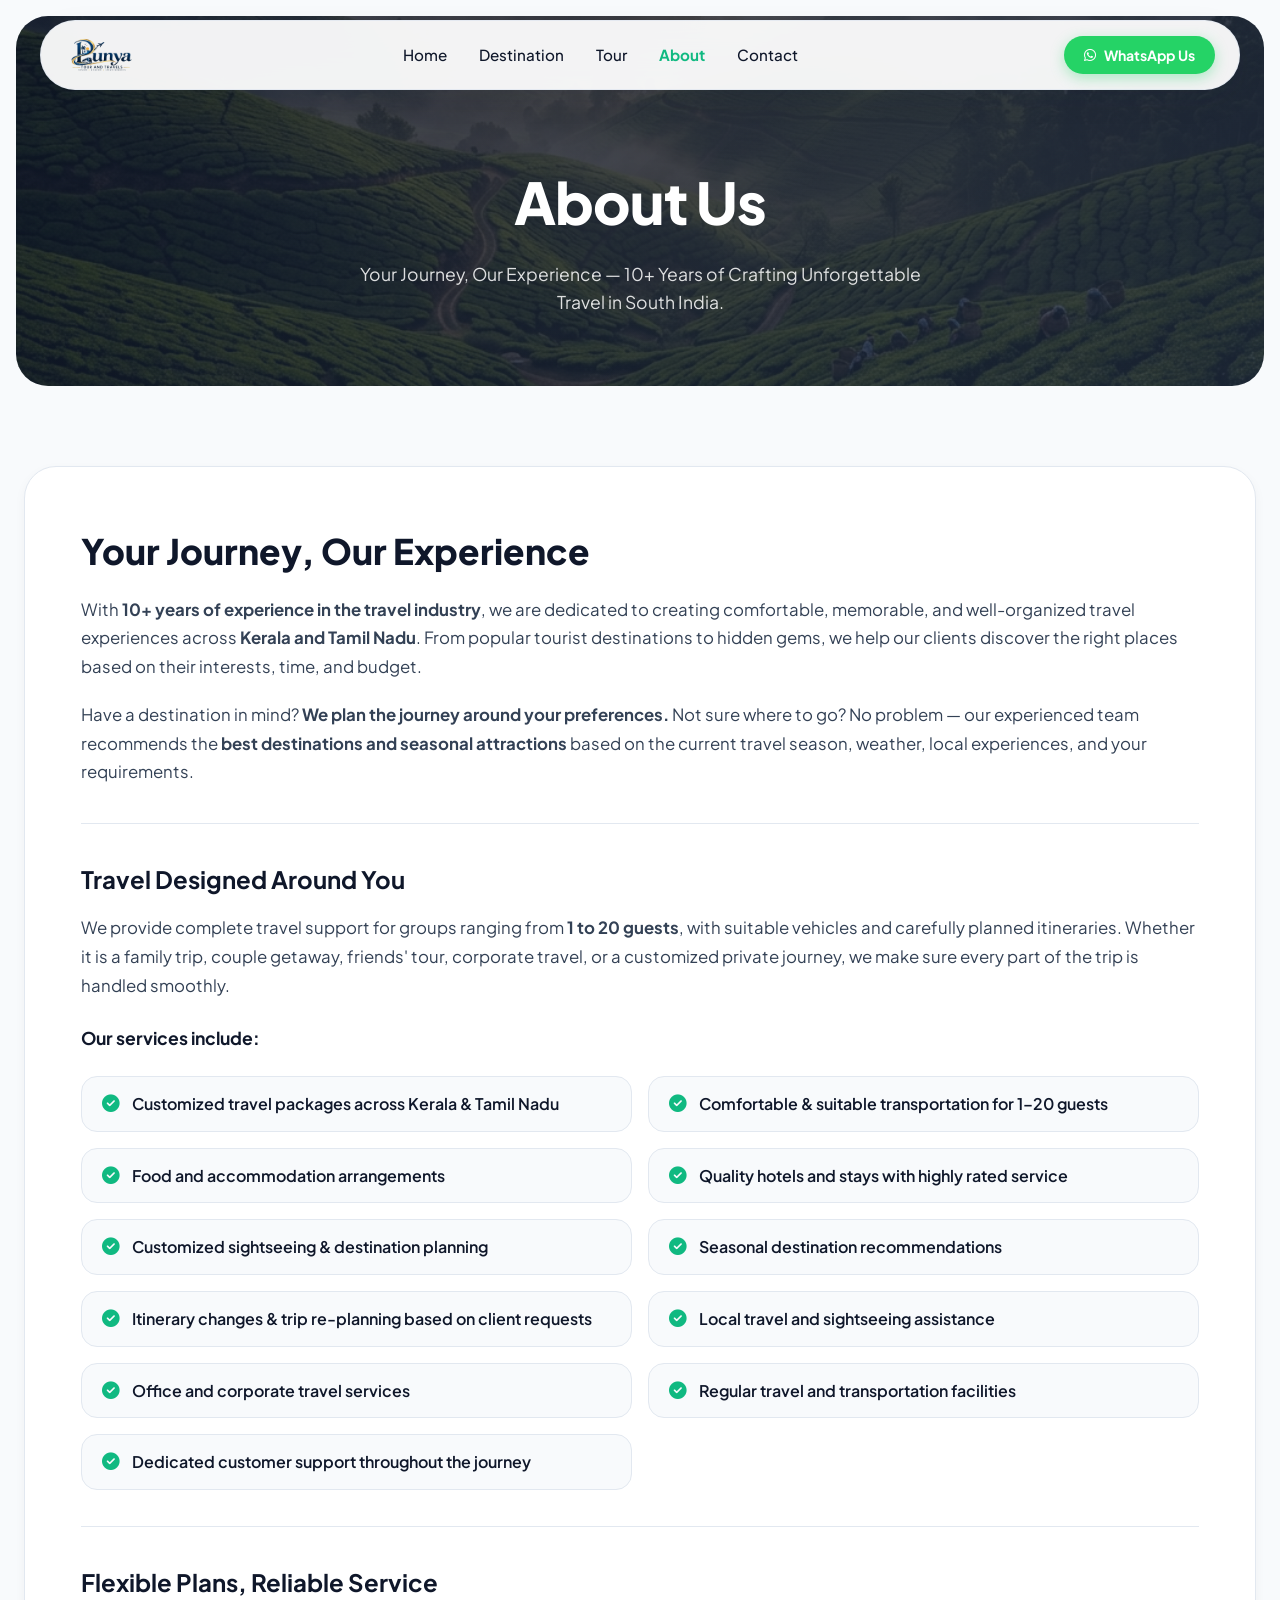
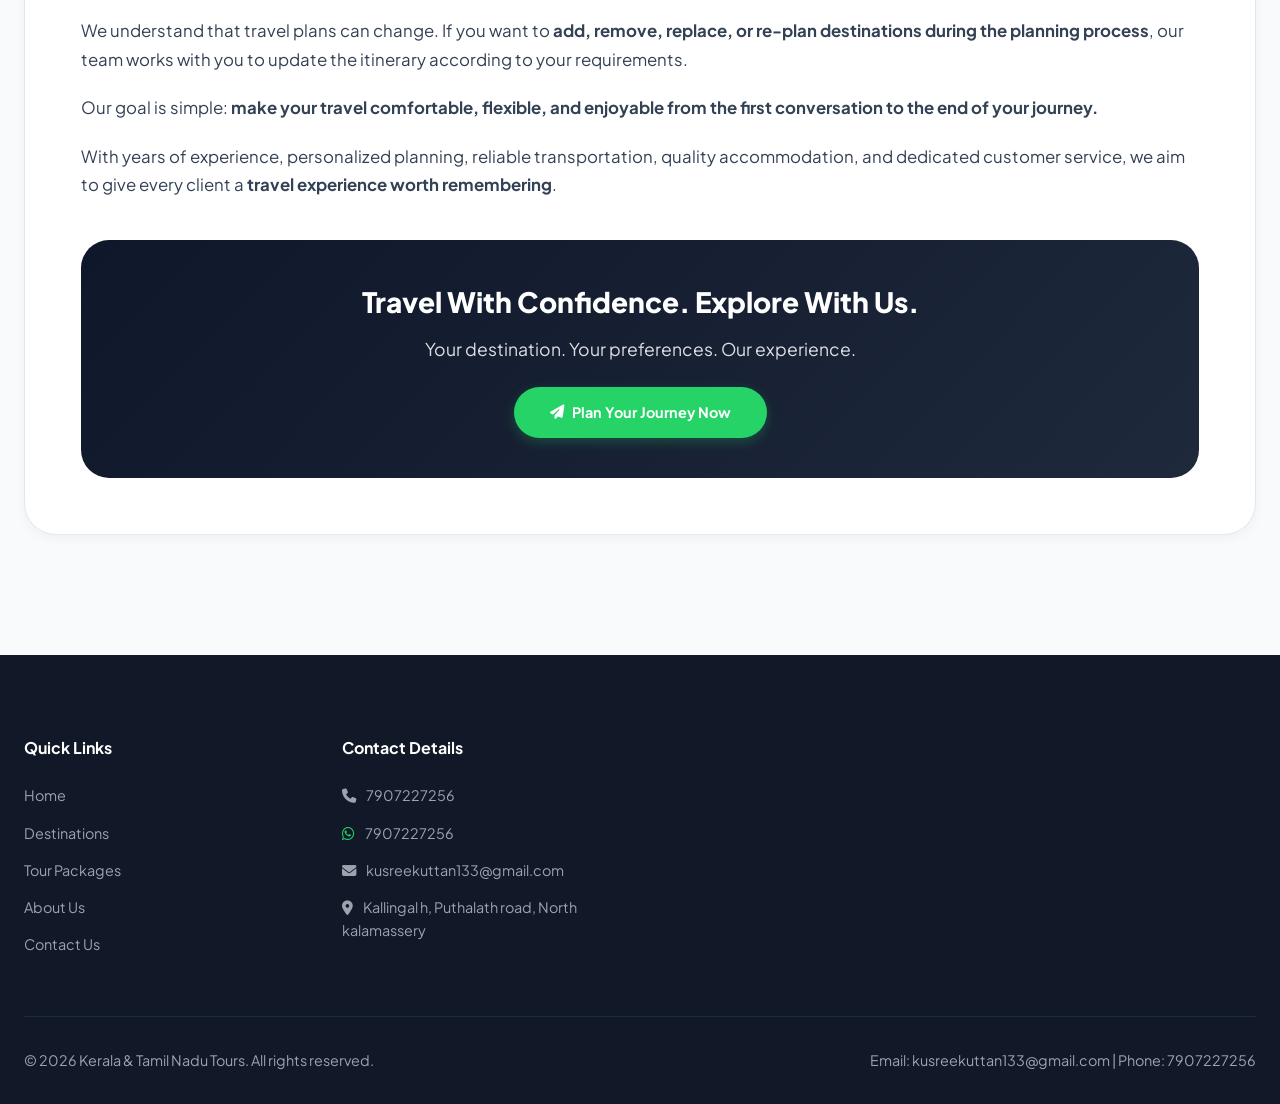
<file: about.html>
<!DOCTYPE html>
<html lang="en">
<head>
  <meta charset="UTF-8">
  <meta name="viewport" content="width=device-width, initial-scale=1.0">
  <title>About Us - Kerala & Tamil Nadu Travel Experts</title>
  <meta name="description" content="10+ years of experience in the travel industry, dedicated to creating comfortable, memorable travel experiences across Kerala and Tamil Nadu for 1 to 20 guests. Phone: 7907227256, Email: kusreekuttan133@gmail.com.">
  
  <!-- Font Awesome Icons -->
  <link rel="stylesheet" href="https://cdnjs.cloudflare.com/ajax/libs/font-awesome/6.4.0/css/all.min.css">
  
  <!-- Google Fonts -->
  <link rel="preconnect" href="https://fonts.googleapis.com">
  <link rel="preconnect" href="https://fonts.gstatic.com" crossorigin>
  <link href="https://fonts.googleapis.com/css2?family=Plus+Jakarta+Sans:wght@300;400;500;600;700;800&display=swap" rel="stylesheet">
  
  <!-- Main Stylesheet -->
  <link rel="stylesheet" href="styles.css">
</head>
<body>

  <!-- Page Header -->
  <div class="navbar-wrapper">
    <nav class="navbar page-header" id="navbar">
      <a href="index.html" class="logo">
        <img class="logo-icon" src="images/712bee1a-cb12-48ac-aac0-cd2cb7968914 (1).png" alt="Logo">
      </a>

      <ul class="nav-links">
        <li><a href="index.html" class="nav-link">Home</a></li>
        <li><a href="destination.html" class="nav-link">Destination</a></li>
        <li><a href="tour.html" class="nav-link">Tour</a></li>
        <li><a href="about.html" class="nav-link active">About</a></li>
        <li><a href="contact.html" class="nav-link">Contact</a></li>
      </ul>

      <div class="nav-right">
        <a href="https://wa.me/7907227256?text=Hello!%20I%20want%20to%20know%20more%20about%20your%20services." target="_blank" class="whatsapp-nav-btn">
          <i class="fa-brands fa-whatsapp"></i>
          <span>WhatsApp Us</span>
        </a>
        <button class="mobile-toggle" id="mobileToggle"><i class="fa-solid fa-bars"></i></button>
      </div>
    </nav>
  </div>

  <!-- Hero Subpage Banner -->
  <section class="subpage-hero">
    <h1 class="subpage-hero-title">About Us</h1>
    <p class="subpage-hero-subtitle">Your Journey, Our Experience — 10+ Years of Crafting Unforgettable Travel in South India.</p>
  </section>

  <!-- About Main Content Section -->
  <section class="section">
    <div class="container">
      
      <div class="about-section-box">
        <h2 class="about-heading-main">Your Journey, Our Experience</h2>
        
        <p class="about-p">
          With <strong>10+ years of experience in the travel industry</strong>, we are dedicated to creating comfortable, memorable, and well-organized travel experiences across <strong>Kerala and Tamil Nadu</strong>. From popular tourist destinations to hidden gems, we help our clients discover the right places based on their interests, time, and budget.
        </p>

        <p class="about-p">
          Have a destination in mind? <strong>We plan the journey around your preferences.</strong> Not sure where to go? No problem — our experienced team recommends the <strong>best destinations and seasonal attractions</strong> based on the current travel season, weather, local experiences, and your requirements.
        </p>

        <hr style="border:none; border-top:1px solid #E2E8F0; margin: 36px 0;">

        <h3 class="about-heading-sub">Travel Designed Around You</h3>
        <p class="about-p">
          We provide complete travel support for groups ranging from <strong>1 to 20 guests</strong>, with suitable vehicles and carefully planned itineraries. Whether it is a family trip, couple getaway, friends' tour, corporate travel, or a customized private journey, we make sure every part of the trip is handled smoothly.
        </p>

        <p style="font-weight: 700; color: var(--text-dark); margin-top: 24px; font-size: 1.1rem;">Our services include:</p>

        <div class="about-services-grid">
          <div class="about-service-item"><i class="fa-solid fa-circle-check"></i> Customized travel packages across Kerala & Tamil Nadu</div>
          <div class="about-service-item"><i class="fa-solid fa-circle-check"></i> Comfortable & suitable transportation for 1–20 guests</div>
          <div class="about-service-item"><i class="fa-solid fa-circle-check"></i> Food and accommodation arrangements</div>
          <div class="about-service-item"><i class="fa-solid fa-circle-check"></i> Quality hotels and stays with highly rated service</div>
          <div class="about-service-item"><i class="fa-solid fa-circle-check"></i> Customized sightseeing & destination planning</div>
          <div class="about-service-item"><i class="fa-solid fa-circle-check"></i> Seasonal destination recommendations</div>
          <div class="about-service-item"><i class="fa-solid fa-circle-check"></i> Itinerary changes & trip re-planning based on client requests</div>
          <div class="about-service-item"><i class="fa-solid fa-circle-check"></i> Local travel and sightseeing assistance</div>
          <div class="about-service-item"><i class="fa-solid fa-circle-check"></i> Office and corporate travel services</div>
          <div class="about-service-item"><i class="fa-solid fa-circle-check"></i> Regular travel and transportation facilities</div>
          <div class="about-service-item"><i class="fa-solid fa-circle-check"></i> Dedicated customer support throughout the journey</div>
        </div>

        <hr style="border:none; border-top:1px solid #E2E8F0; margin: 36px 0;">

        <h3 class="about-heading-sub">Flexible Plans, Reliable Service</h3>
        <p class="about-p">
          We understand that travel plans can change. If you want to <strong>add, remove, replace, or re-plan destinations during the planning process</strong>, our team works with you to update the itinerary according to your requirements.
        </p>

        <p class="about-p">
          Our goal is simple: <strong>make your travel comfortable, flexible, and enjoyable from the first conversation to the end of your journey.</strong>
        </p>

        <p class="about-p">
          With years of experience, personalized planning, reliable transportation, quality accommodation, and dedicated customer service, we aim to give every client a <strong>travel experience worth remembering</strong>.
        </p>

        <div class="about-cta-banner">
          <h3>Travel With Confidence. Explore With Us.</h3>
          <p>Your destination. Your preferences. Our experience.</p>
          <a href="contact.html" class="whatsapp-inquire-btn" style="display:inline-flex; width:auto; padding:14px 36px;">
            <i class="fa-solid fa-paper-plane"></i> Plan Your Journey Now
          </a>
        </div>
      </div>

    </div>
  </section>

  <!-- Footer -->
  <footer class="footer">
    <div class="container">
      <div class="footer-grid">
        <div>
          <h4 class="footer-col-title">Quick Links</h4>
          <ul class="footer-links">
            <li><a href="index.html">Home</a></li>
            <li><a href="destination.html">Destinations</a></li>
            <li><a href="tour.html">Tour Packages</a></li>
            <li><a href="about.html">About Us</a></li>
            <li><a href="contact.html">Contact Us</a></li>
          </ul>
        </div>
        <div>
          <h4 class="footer-col-title">Contact Details</h4>
          <ul class="footer-links">
            <li><i class="fa-solid fa-phone" style="margin-right:8px;"></i> 7907227256</li>
            <li><i class="fa-brands fa-whatsapp" style="margin-right:8px; color:#25D366;"></i> 7907227256</li>
            <li><i class="fa-solid fa-envelope" style="margin-right:8px;"></i> kusreekuttan133@gmail.com</li>
            <li><i class="fa-solid fa-location-dot" style="margin-right:8px;"></i> Kallingal h, Puthalath road, North kalamassery</li>
          </ul>
        </div>
      </div>
      <div class="footer-bottom">
        <p>© 2026 Kerala & Tamil Nadu Tours. All rights reserved.</p>
        <p>Email: kusreekuttan133@gmail.com | Phone: 7907227256</p>
      </div>
    </div>
  </footer>

  <script src="script.js"></script>
</body>
</html>
</file>
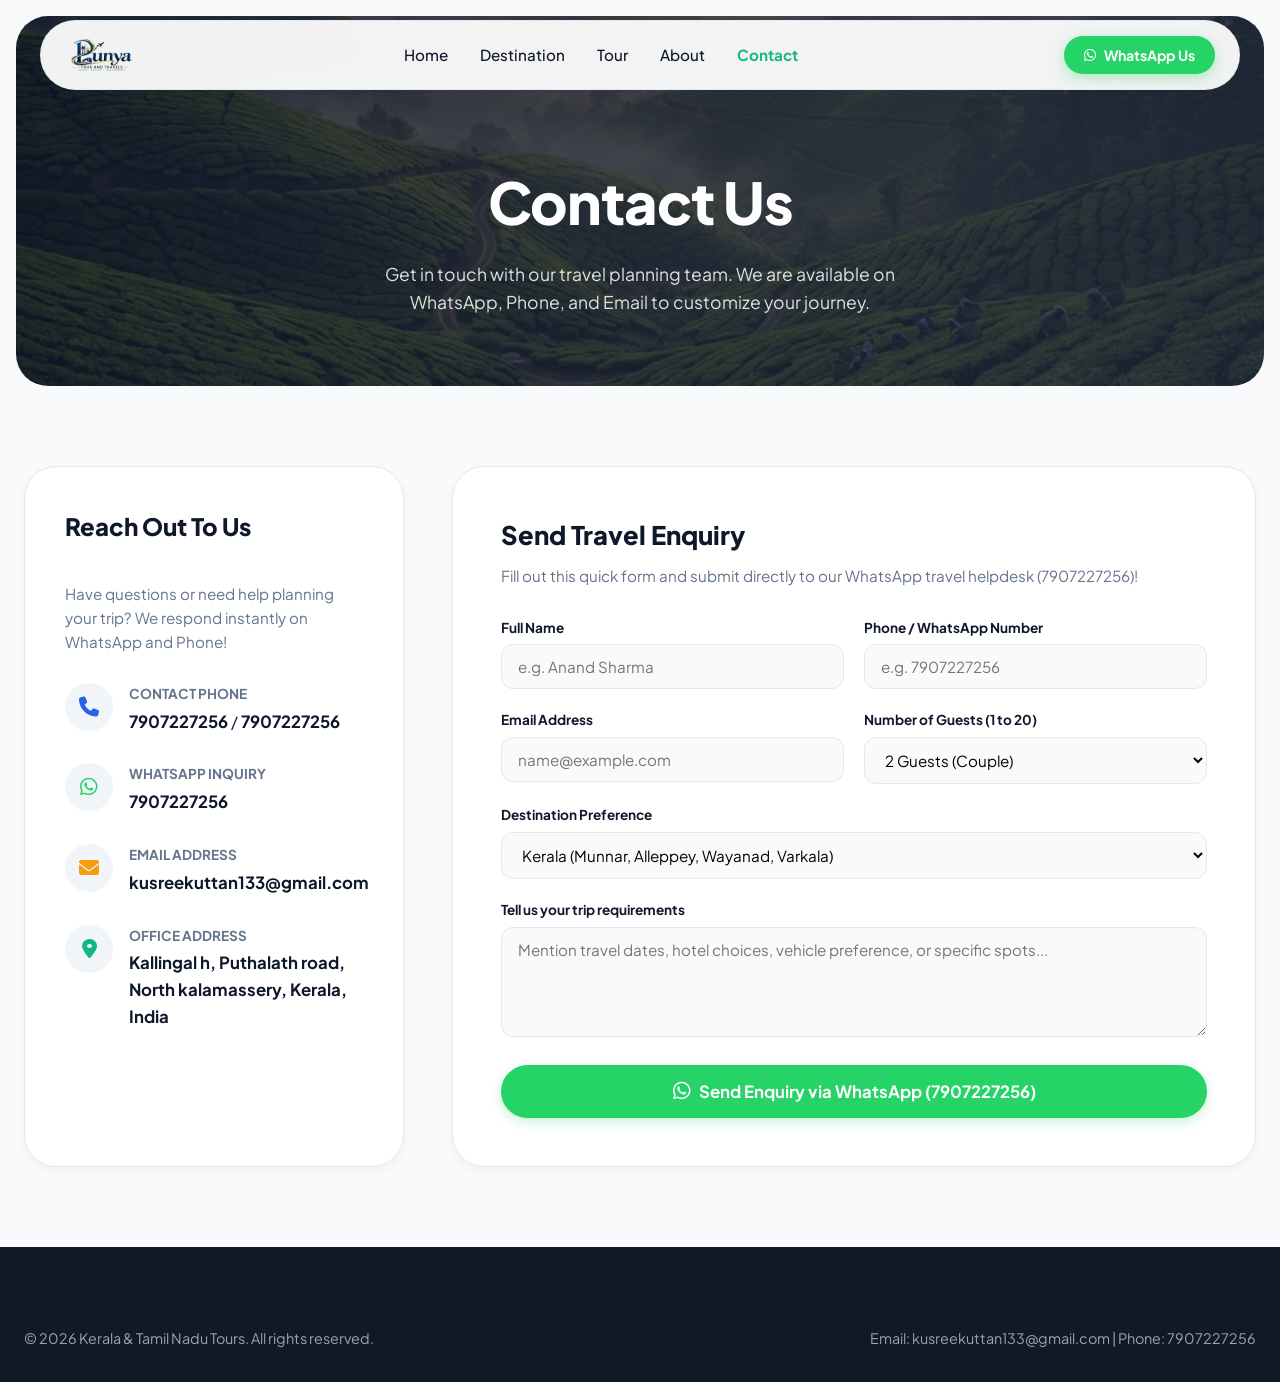
<file: contact.html>
<!DOCTYPE html>
<html lang="en">
<head>
  <meta charset="UTF-8">
  <meta name="viewport" content="width=device-width, initial-scale=1.0">
  <title>Contact Us - Kerala & Tamil Nadu Travel Support</title>
  <meta name="description" content="Contact our travel experts for customized Kerala and Tamil Nadu tour packages. Phone: 7907227256, Email: kusreekuttan133@gmail.com, Location: North kalamassery.">
  
  <!-- Font Awesome Icons -->
  <link rel="stylesheet" href="https://cdnjs.cloudflare.com/ajax/libs/font-awesome/6.4.0/css/all.min.css">
  
  <!-- Google Fonts -->
  <link rel="preconnect" href="https://fonts.googleapis.com">
  <link rel="preconnect" href="https://fonts.gstatic.com" crossorigin>
  <link href="https://fonts.googleapis.com/css2?family=Plus+Jakarta+Sans:wght@300;400;500;600;700;800&display=swap" rel="stylesheet">
  
  <!-- Main Stylesheet -->
  <link rel="stylesheet" href="styles.css">
</head>
<body>

  <!-- Page Header -->
  <div class="navbar-wrapper">
    <nav class="navbar page-header" id="navbar">
      <a href="index.html" class="logo">
        <img class="logo-icon" src="images/712bee1a-cb12-48ac-aac0-cd2cb7968914 (1).png" alt="Logo">
      </a>

      <ul class="nav-links">
        <li><a href="index.html" class="nav-link">Home</a></li>
        <li><a href="destination.html" class="nav-link">Destination</a></li>
        <li><a href="tour.html" class="nav-link">Tour</a></li>
        <li><a href="about.html" class="nav-link">About</a></li>
        <li><a href="contact.html" class="nav-link active">Contact</a></li>
      </ul>

      <div class="nav-right">
        <a href="https://wa.me/917907227256?text=Hello!%20I%20have%20an%20enquiry." target="_blank" class="whatsapp-nav-btn">
          <i class="fa-brands fa-whatsapp"></i>
          <span>WhatsApp Us</span>
        </a>
        <button class="mobile-toggle" id="mobileToggle"><i class="fa-solid fa-bars"></i></button>
      </div>
    </nav>
  </div>

  <!-- Hero Subpage Banner -->
  <section class="subpage-hero">
    <h1 class="subpage-hero-title">Contact Us</h1>
    <p class="subpage-hero-subtitle">Get in touch with our travel planning team. We are available on WhatsApp, Phone, and Email to customize your journey.</p>
  </section>

  <!-- Contact Form & Info Grid -->
  <section class="section">
    <div class="container">
      <div class="contact-grid">
        
        <!-- Contact Details Sidebar -->
        <div class="contact-info-card">
          <h3 style="font-size: 1.5rem; font-weight: 800; margin-bottom: 8px;">Reach Out To Us</h3>
          <p style="color: var(--text-muted); font-size: 0.95rem;">Have questions or need help planning your trip? We respond instantly on WhatsApp and Phone!</p>

          <div class="info-item">
            <div class="info-icon"><i class="fa-solid fa-phone" style="color:#2563EB;"></i></div>
            <div class="info-details">
              <h5>Contact Phone</h5>
              <a href="tel:7907227256">7907227256</a> / <a href="tel:7907227256">7907227256</a>
            </div>
          </div>

          <div class="info-item">
            <div class="info-icon"><i class="fa-brands fa-whatsapp" style="color:#25D366;"></i></div>
            <div class="info-details">
              <h5>WhatsApp Inquiry</h5>
              <a href="https://wa.me/917907227256" target="_blank">7907227256</a>
            </div>
          </div>

          <div class="info-item">
            <div class="info-icon"><i class="fa-solid fa-envelope" style="color:#F59E0B;"></i></div>
            <div class="info-details">
              <h5>Email Address</h5>
              <a href="mailto:kusreekuttan133@gmail.com">kusreekuttan133@gmail.com</a>
            </div>
          </div>

          <div class="info-item">
            <div class="info-icon"><i class="fa-solid fa-location-dot" style="color:#10B981;"></i></div>
            <div class="info-details">
              <h5>Office Address</h5>
              <p>Kallingal h, Puthalath road, North kalamassery, Kerala, India</p>
            </div>
          </div>
        </div>

        <!-- Interactive WhatsApp Enquiry Form (Redirects to 7907227256) -->
        <div class="contact-form-card">
          <h3 style="font-size: 1.6rem; font-weight: 800; margin-bottom: 8px;">Send Travel Enquiry</h3>
          <p style="color: var(--text-muted); font-size: 0.95rem; margin-bottom: 28px;">Fill out this quick form and submit directly to our WhatsApp travel helpdesk (7907227256)!</p>

          <form id="contactForm">
            <div class="form-grid-2">
              <div class="form-group">
                <label for="cName">Full Name</label>
                <input type="text" id="cName" class="form-input" placeholder="e.g. Anand Sharma" required>
              </div>
              <div class="form-group">
                <label for="cPhone">Phone / WhatsApp Number</label>
                <input type="tel" id="cPhone" class="form-input" placeholder="e.g. 7907227256" required>
              </div>
            </div>

            <div class="form-grid-2">
              <div class="form-group">
                <label for="cEmail">Email Address</label>
                <input type="email" id="cEmail" class="form-input" placeholder="name@example.com" required>
              </div>
              <div class="form-group">
                <label for="cGuests">Number of Guests (1 to 20)</label>
                <select id="cGuests" class="form-select">
                  <option value="1">1 Guest (Solo)</option>
                  <option value="2" selected>2 Guests (Couple)</option>
                  <option value="3-5">3 - 5 Guests (Family)</option>
                  <option value="6-10">6 - 10 Guests (Group)</option>
                  <option value="11-15">11 - 15 Guests (Large Group)</option>
                  <option value="16-20">16 - 20 Guests (Tour Group)</option>
                </select>
              </div>
            </div>

            <div class="form-group" style="margin-bottom:20px;">
              <label for="cDest">Destination Preference</label>
              <select id="cDest" class="form-select">
                <option value="Kerala (Munnar, Alleppey, Wayanad, Varkala)">Kerala (Munnar, Alleppey, Wayanad, Varkala)</option>
                <option value="Tamil Nadu (Ooty, Kodaikanal, Madurai, Rameswaram)">Tamil Nadu (Ooty, Kodaikanal, Madurai, Rameswaram)</option>
                <option value="Both Kerala & Tamil Nadu Combined Tour">Both Kerala & Tamil Nadu Combined Tour</option>
              </select>
            </div>

            <div class="form-group" style="margin-bottom:28px;">
              <label for="cMsg">Tell us your trip requirements</label>
              <textarea id="cMsg" class="form-textarea" placeholder="Mention travel dates, hotel choices, vehicle preference, or specific spots..."></textarea>
            </div>

            <button type="submit" class="whatsapp-inquire-btn" style="padding:16px; font-size:1.05rem;">
              <i class="fa-brands fa-whatsapp" style="font-size:1.25rem;"></i> Send Enquiry via WhatsApp (7907227256)
            </button>
          </form>
        </div>

      </div>
    </div>
  </section>

  <!-- Footer -->
  <footer class="footer">
    <div class="container">
      <div class="footer-bottom" style="border:none; padding:0;">
        <p>© 2026 Kerala & Tamil Nadu Tours. All rights reserved.</p>
        <p>Email: kusreekuttan133@gmail.com | Phone: 7907227256</p>
      </div>
    </div>
  </footer>

  <script src="script.js"></script>
</body>
</html>
</file>
<file: styles.css>
/* ----------------------------------------------------
   KERALA & TAMIL NADU TOURS - Main CSS Stylesheet
   Modern, Pixel-Perfect, High Aesthetic Design System
   ---------------------------------------------------- */

@import url('https://fonts.googleapis.com/css2?family=Plus+Jakarta+Sans:wght@300;400;500;600;700;800&display=swap');

:root {
  --font-primary: 'Plus Jakarta Sans', -apple-system, BlinkMacSystemFont, 'Segoe UI', Roboto, sans-serif;
  
  /* Color Palette */
  --bg-main: #F8FAFC;
  --bg-card: #FFFFFF;
  --text-dark: #0F172A;
  --text-muted: #64748B;
  --text-light: #94A3B8;
  --accent-black: #111827;
  --accent-green: #10B981;
  --whatsapp-green: #25D366;
  --accent-gold: #F59E0B;
  --border-light: #E2E8F0;
  
  /* Glassmorphism */
  --glass-bg: rgba(255, 255, 255, 0.75);
  --glass-border: rgba(255, 255, 255, 0.4);
  --glass-shadow: 0 20px 40px rgba(0, 0, 0, 0.08);

  /* Shadows */
  --shadow-sm: 0 4px 12px rgba(0, 0, 0, 0.04);
  --shadow-md: 0 10px 30px rgba(15, 23, 42, 0.08);
  --shadow-lg: 0 25px 50px -12px rgba(15, 23, 42, 0.15);
  
  /* Transitions */
  --transition-fast: all 0.2s cubic-bezier(0.4, 0, 0.2, 1);
  --transition-normal: all 0.3s cubic-bezier(0.4, 0, 0.2, 1);
  --transition-bounce: all 0.4s cubic-bezier(0.34, 1.56, 0.64, 1);

  /* Radius */
  --radius-sm: 8px;
  --radius-md: 16px;
  --radius-lg: 24px;
  --radius-pill: 9999px;
}

/* Reset & Global */
*, *::before, *::after {
  box-sizing: border-box;
  margin: 0;
  padding: 0;
}

html {
  scroll-behavior: smooth;
  font-size: 16px;
}

body {
  font-family: var(--font-primary);
  background-color: var(--bg-main);
  color: var(--text-dark);
  line-height: 1.6;
  overflow-x: hidden;
  -webkit-font-smoothing: antialiased;
}

a {
  color: inherit;
  text-decoration: none;
}

button {
  cursor: pointer;
  border: none;
  background: none;
  font-family: inherit;
}

img {
  max-width: 100%;
  height: auto;
  display: block;
}

.container {
  width: 100%;
  max-width: 1280px;
  margin: 0 auto;
  padding: 0 24px;
}

/* ----------------------------------------------------
   NAVBAR
   ---------------------------------------------------- */
.navbar-wrapper {
  position: fixed;
  top: 20px;
  left: 0;
  width: 100%;
  z-index: 1000;
  padding: 0 24px;
}

.navbar {
  max-width: 1200px;
  margin: 0 auto;
  background: rgba(255, 255, 255, 0.25);
  backdrop-filter: blur(16px);
  -webkit-backdrop-filter: blur(16px);
  border: 1px solid rgba(255, 255, 255, 0.3);
  border-radius: var(--radius-pill);
  padding: 10px 24px;
  display: flex;
  align-items: center;
  justify-content: space-between;
  box-shadow: var(--shadow-sm);
  transition: var(--transition-normal);
}

.navbar.scrolled,
.navbar.page-header {
  background: rgba(255, 255, 255, 0.94);
  border-color: rgba(226, 232, 240, 0.8);
  box-shadow: var(--shadow-md);
}

.logo {
  display: flex;
  align-items: center;
  gap: 10px;
  font-weight: 800;
  font-size: 1.25rem;
  letter-spacing: 0.5px;
  color: #FFFFFF;
  transition: var(--transition-fast);
}

.navbar.scrolled .logo,
.navbar.page-header .logo {
  color: var(--text-dark);
}

.logo-icon {
  height: 48px;
  width: auto;
  max-width: 150px;
  object-fit: contain;
}

.navbar.scrolled .logo-icon,
.navbar.page-header .logo-icon {
  /* removed background modifications since it's an image now */
}

.nav-links {
  display: flex;
  align-items: center;
  gap: 32px;
  list-style: none;
}

.nav-link {
  font-size: 0.95rem;
  font-weight: 500;
  color: rgba(255, 255, 255, 0.9);
  transition: var(--transition-fast);
  position: relative;
}

.navbar.scrolled .nav-link,
.navbar.page-header .nav-link {
  color: var(--text-dark);
}

.nav-link:hover,
.nav-link.active {
  color: #FFFFFF;
  font-weight: 700;
}

.navbar.scrolled .nav-link:hover,
.navbar.scrolled .nav-link.active,
.navbar.page-header .nav-link:hover,
.navbar.page-header .nav-link.active {
  color: var(--accent-green);
}

.nav-right {
  display: flex;
  align-items: center;
  gap: 16px;
}

.whatsapp-nav-btn {
  background: var(--whatsapp-green);
  color: #FFFFFF;
  padding: 8px 20px;
  border-radius: var(--radius-pill);
  font-weight: 700;
  font-size: 0.88rem;
  display: flex;
  align-items: center;
  gap: 8px;
  transition: var(--transition-bounce);
  box-shadow: 0 4px 14px rgba(37, 211, 102, 0.35);
}

.whatsapp-nav-btn:hover {
  transform: translateY(-2px);
  background: #20BA5A;
  box-shadow: 0 6px 20px rgba(37, 211, 102, 0.5);
}

.mobile-toggle {
  display: none;
  font-size: 1.5rem;
  color: #FFFFFF;
}

.navbar.scrolled .mobile-toggle,
.navbar.page-header .mobile-toggle {
  color: var(--text-dark);
}

/* Mobile Drawer */
.mobile-drawer {
  position: fixed;
  top: 0;
  right: -100%;
  width: 280px;
  height: 100vh;
  background: #FFFFFF;
  z-index: 1500;
  padding: 40px 24px;
  display: flex;
  flex-direction: column;
  gap: 24px;
  box-shadow: var(--shadow-lg);
  transition: right 0.3s cubic-bezier(0.4, 0, 0.2, 1);
}

.mobile-drawer.active {
  right: 0;
}

.drawer-close {
  align-self: flex-end;
  font-size: 1.5rem;
  color: var(--text-dark);
}

.drawer-links {
  list-style: none;
  display: flex;
  flex-direction: column;
  gap: 20px;
}

.drawer-link {
  font-size: 1.1rem;
  font-weight: 600;
  color: var(--text-dark);
}

/* ----------------------------------------------------
   HERO SECTION & SUBPAGE HERO BANNER
   ---------------------------------------------------- */
.hero-section {
  position: relative;
  min-height: 90vh;
  padding: 140px 24px 60px;
  display: flex;
  flex-direction: column;
  justify-content: space-between;
  align-items: center;
  margin: 16px 16px 0;
  border-radius: 36px;
  overflow: hidden;
  background: linear-gradient(180deg, rgba(15, 23, 42, 0.45) 0%, rgba(15, 23, 42, 0.65) 100%),
              url('images/hero_bg.jpg') center/cover no-repeat;
  color: #FFFFFF;
  box-shadow: var(--shadow-lg);
}

.subpage-hero {
  position: relative;
  padding: 140px 24px 70px;
  margin: 16px 16px 0;
  border-radius: 32px;
  background: linear-gradient(135deg, rgba(15, 23, 42, 0.75) 0%, rgba(30, 41, 59, 0.85) 100%),
              url('images/hero_bg.jpg') center/cover no-repeat;
  color: #FFFFFF;
  text-align: center;
}

.subpage-hero-title {
  font-size: clamp(2.2rem, 4.5vw, 3.75rem);
  font-weight: 800;
  margin-bottom: 12px;
  letter-spacing: -1px;
}

.subpage-hero-subtitle {
  font-size: 1.1rem;
  color: rgba(255, 255, 255, 0.85);
  max-width: 600px;
  margin: 0 auto;
}

.hero-content {
  text-align: center;
  max-width: 900px;
  margin: 30px auto;
  z-index: 10;
  position: relative;
}

.hero-title {
  font-size: clamp(2.5rem, 5.2vw, 4.5rem);
  font-weight: 800;
  line-height: 1.08;
  letter-spacing: -1.5px;
  margin-bottom: 18px;
  text-shadow: 0 4px 24px rgba(0, 0, 0, 0.4);
}

.hero-subtitle {
  font-size: clamp(1rem, 2vw, 1.2rem);
  font-weight: 400;
  color: rgba(255, 255, 255, 0.92);
  max-width: 650px;
  margin: 0 auto 36px;
  text-shadow: 0 2px 12px rgba(0, 0, 0, 0.4);
}

/* Floating Search Widget */
.search-widget {
  background: rgba(255, 255, 255, 0.22);
  backdrop-filter: blur(24px);
  -webkit-backdrop-filter: blur(24px);
  border: 1px solid rgba(255, 255, 255, 0.4);
  border-radius: var(--radius-pill);
  padding: 8px 10px 8px 24px;
  display: flex;
  align-items: center;
  justify-content: space-between;
  gap: 16px;
  max-width: 860px;
  margin: 0 auto;
  box-shadow: 0 20px 50px rgba(0, 0, 0, 0.25);
}

.search-field {
  display: flex;
  align-items: center;
  gap: 12px;
  flex: 1;
  color: #FFFFFF;
}

.search-field-icon {
  font-size: 1.1rem;
  opacity: 0.9;
  color: #FFFFFF;
}

.search-select-wrapper {
  display: flex;
  flex-direction: column;
  text-align: left;
}

.search-label {
  font-size: 0.72rem;
  text-transform: uppercase;
  letter-spacing: 0.5px;
  color: rgba(255, 255, 255, 0.75);
  font-weight: 700;
}

.search-select {
  background: transparent;
  border: none;
  color: #FFFFFF;
  font-weight: 700;
  font-size: 0.95rem;
  font-family: inherit;
  outline: none;
  cursor: pointer;
}

.search-select option {
  background: #FFFFFF;
  color: var(--text-dark);
}

.search-divider {
  width: 1px;
  height: 32px;
  background: rgba(255, 255, 255, 0.3);
}

.search-btn {
  background: #FFFFFF;
  color: var(--accent-black);
  padding: 14px 38px;
  border-radius: var(--radius-pill);
  font-weight: 700;
  font-size: 0.95rem;
  transition: var(--transition-bounce);
}

.search-btn:hover {
  background: var(--text-dark);
  color: #FFFFFF;
  transform: scale(1.03);
}

/* Stats Overlay Row */
.hero-stats-container {
  width: 100%;
  max-width: 1140px;
  margin: 30px auto 0;
  z-index: 2;
}

.hero-stats {
  display: grid;
  grid-template-columns: repeat(4, 1fr);
  gap: 20px;
}

.stat-card {
  background: rgba(255, 255, 255, 0.94);
  backdrop-filter: blur(16px);
  border-radius: 20px;
  padding: 22px 18px;
  text-align: center;
  color: var(--text-dark);
  box-shadow: 0 10px 30px rgba(0, 0, 0, 0.08);
  transition: var(--transition-normal);
}

.stat-card:hover {
  transform: translateY(-6px);
  box-shadow: 0 20px 40px rgba(0, 0, 0, 0.12);
  background: #FFFFFF;
}

.stat-number {
  font-size: 2.25rem;
  font-weight: 800;
  letter-spacing: -0.5px;
  margin-bottom: 2px;
  color: var(--text-dark);
}

.stat-label {
  font-size: 0.85rem;
  color: var(--text-muted);
  font-weight: 600;
}

/* ----------------------------------------------------
   FILTER TABS (State Switcher on Destination & Tour pages)
   ---------------------------------------------------- */
.filter-tabs-wrapper {
  display: flex;
  justify-content: center;
  gap: 12px;
  margin-bottom: 40px;
}

.filter-tab {
  padding: 10px 28px;
  border-radius: var(--radius-pill);
  font-weight: 700;
  font-size: 0.95rem;
  background: #FFFFFF;
  color: var(--text-dark);
  border: 1px solid var(--border-light);
  transition: var(--transition-fast);
}

.filter-tab:hover,
.filter-tab.active {
  background: var(--accent-black);
  color: #FFFFFF;
  border-color: var(--accent-black);
  box-shadow: var(--shadow-md);
}

/* ----------------------------------------------------
   SECTION HEADERS & CARDS
   ---------------------------------------------------- */
.section {
  padding: 80px 0;
}

.section-tag {
  display: inline-block;
  font-size: 0.85rem;
  font-weight: 600;
  color: var(--text-muted);
  text-transform: uppercase;
  letter-spacing: 0.5px;
  margin-bottom: 12px;
}

.section-header-flex {
  display: flex;
  align-items: flex-end;
  justify-content: space-between;
  margin-bottom: 44px;
  gap: 30px;
}

.section-title {
  font-size: clamp(2rem, 3.5vw, 2.75rem);
  font-weight: 800;
  letter-spacing: -0.5px;
  color: var(--text-dark);
  line-height: 1.2;
}

.section-desc {
  font-size: 1rem;
  color: var(--text-muted);
  max-width: 460px;
}

/* Destination Cards Grid */
.grid-destinations {
  display: grid;
  grid-template-columns: repeat(2, 1fr);
  gap: 28px;
}

.destination-card {
  position: relative;
  height: 380px;
  border-radius: var(--radius-lg);
  overflow: hidden;
  box-shadow: var(--shadow-md);
  transition: var(--transition-normal);
  cursor: pointer;
}

.destination-card:hover {
  transform: translateY(-6px);
  box-shadow: var(--shadow-lg);
}

.destination-card img {
  width: 100%;
  height: 100%;
  object-fit: cover;
  transition: transform 0.6s cubic-bezier(0.25, 1, 0.5, 1);
}

.destination-card:hover img {
  transform: scale(1.08);
}

.destination-overlay {
  position: absolute;
  inset: 0;
  background: linear-gradient(180deg, rgba(0, 0, 0, 0) 30%, rgba(0, 0, 0, 0.88) 100%);
  padding: 28px;
  display: flex;
  flex-direction: column;
  justify-content: flex-end;
  color: #FFFFFF;
}

.state-badge {
  display: inline-block;
  align-self: flex-start;
  background: rgba(255, 255, 255, 0.25);
  backdrop-filter: blur(8px);
  color: #FFFFFF;
  padding: 4px 12px;
  border-radius: var(--radius-pill);
  font-size: 0.75rem;
  font-weight: 700;
  text-transform: uppercase;
  margin-bottom: 8px;
}

.destination-location {
  font-size: 0.88rem;
  color: rgba(255, 255, 255, 0.85);
  font-weight: 500;
  margin-bottom: 4px;
}

.destination-name {
  font-size: 1.5rem;
  font-weight: 700;
}

.destination-desc-text {
  font-size: 0.88rem;
  color: rgba(255, 255, 255, 0.85);
  margin-top: 6px;
  line-height: 1.4;
}

/* Feature Section ("One click for you") */
.feature-wrapper {
  display: grid;
  grid-template-columns: 1fr 1fr;
  gap: 60px;
  align-items: center;
}

.feature-media {
  position: relative;
  border-radius: 32px;
  overflow: hidden;
  height: 600px;
  box-shadow: var(--shadow-lg);
}

.feature-media img {
  width: 100%;
  height: 100%;
  object-fit: cover;
}

.feature-floating-bar {
  position: absolute;
  bottom: 24px;
  left: 20px;
  right: 20px;
  background: rgba(0, 0, 0, 0.68);
  backdrop-filter: blur(16px);
  border: 1px solid rgba(255, 255, 255, 0.2);
  border-radius: var(--radius-pill);
  padding: 10px 18px;
  display: flex;
  align-items: center;
  justify-content: space-between;
  color: #FFFFFF;
  font-size: 0.8rem;
}

.feature-list {
  display: flex;
  flex-direction: column;
  gap: 16px;
  margin-top: 28px;
}

.feature-item {
  display: flex;
  gap: 20px;
  padding: 18px 20px;
  border-radius: var(--radius-md);
  transition: var(--transition-normal);
  border: 1px solid transparent;
  cursor: pointer;
}

.feature-item:hover,
.feature-item.active {
  background: #FFFFFF;
  border-color: rgba(226, 232, 240, 0.8);
  box-shadow: var(--shadow-md);
}

.feature-icon-box {
  width: 48px;
  height: 48px;
  border-radius: 14px;
  background: #F1F5F9;
  color: var(--text-dark);
  display: flex;
  align-items: center;
  justify-content: center;
  font-size: 1.25rem;
  flex-shrink: 0;
  transition: var(--transition-normal);
}

.feature-item:hover .feature-icon-box {
  background: var(--accent-black);
  color: #FFFFFF;
}

.feature-info h4 {
  font-size: 1.1rem;
  font-weight: 700;
  margin-bottom: 4px;
  color: var(--text-dark);
}

.feature-info p {
  font-size: 0.88rem;
  color: var(--text-muted);
  line-height: 1.5;
}

/* ----------------------------------------------------
   TOUR PACKAGES GRID (NO PRICES - WHATSAPP CTA)
   ---------------------------------------------------- */
.grid-packages {
  display: grid;
  grid-template-columns: repeat(3, 1fr);
  gap: 28px;
  margin-bottom: 48px;
}

.package-card {
  background: #FFFFFF;
  border-radius: var(--radius-lg);
  overflow: hidden;
  box-shadow: var(--shadow-sm);
  transition: var(--transition-normal);
  border: 1px solid var(--border-light);
  display: flex;
  flex-direction: column;
}

.package-card:hover {
  transform: translateY(-8px);
  box-shadow: var(--shadow-lg);
}

.package-img-wrapper {
  position: relative;
  height: 300px;
  overflow: hidden;
}

.package-img-wrapper img {
  width: 100%;
  height: 100%;
  object-fit: cover;
  transition: transform 0.5s ease;
}

.package-card:hover .package-img-wrapper img {
  transform: scale(1.06);
}

.badge-tag {
  position: absolute;
  top: 16px;
  left: 16px;
  background: rgba(255, 255, 255, 0.9);
  backdrop-filter: blur(8px);
  color: var(--text-dark);
  padding: 6px 14px;
  border-radius: var(--radius-pill);
  font-size: 0.8rem;
  font-weight: 700;
}

.badge-rating {
  position: absolute;
  top: 16px;
  right: 16px;
  background: rgba(0, 0, 0, 0.65);
  backdrop-filter: blur(8px);
  color: #FFFFFF;
  padding: 6px 12px;
  border-radius: var(--radius-pill);
  font-size: 0.8rem;
  font-weight: 700;
  display: flex;
  align-items: center;
  gap: 4px;
}

.package-content {
  padding: 24px;
  display: flex;
  flex-direction: column;
  flex: 1;
}

.package-location-tag {
  font-size: 0.8rem;
  font-weight: 700;
  color: var(--accent-green);
  letter-spacing: 0.5px;
  text-transform: uppercase;
  margin-bottom: 6px;
}

.package-title {
  font-size: 1.25rem;
  font-weight: 700;
  color: var(--text-dark);
  margin-bottom: 8px;
}

.package-desc {
  font-size: 0.88rem;
  color: var(--text-muted);
  margin-bottom: 20px;
  line-height: 1.5;
  flex: 1;
}

.whatsapp-inquire-btn {
  background: var(--whatsapp-green);
  color: #FFFFFF;
  padding: 12px 20px;
  border-radius: var(--radius-pill);
  font-weight: 700;
  font-size: 0.9rem;
  display: flex;
  align-items: center;
  justify-content: center;
  gap: 8px;
  transition: var(--transition-bounce);
  box-shadow: 0 4px 12px rgba(37, 211, 102, 0.25);
  width: 100%;
}

.whatsapp-inquire-btn:hover {
  background: #20BA5A;
  transform: translateY(-2px);
  box-shadow: 0 6px 18px rgba(37, 211, 102, 0.4);
}

.center-btn-row {
  text-align: center;
}

.btn-black-pill {
  background: var(--accent-black);
  color: #FFFFFF;
  padding: 14px 40px;
  border-radius: var(--radius-pill);
  font-weight: 700;
  font-size: 0.95rem;
  transition: var(--transition-bounce);
  display: inline-block;
}

.btn-black-pill:hover {
  background: #27272A;
  transform: translateY(-2px);
  box-shadow: var(--shadow-md);
}

/* ----------------------------------------------------
   SECTION 4: REVIEWS (NO PERSON IMAGE)
   ---------------------------------------------------- */
.testimonial-wrapper {
  display: flex;
  flex-direction: column;
  gap: 40px;
}

.testimonial-card {
  background: #FFFFFF;
  border-radius: 32px;
  padding: 48px;
  display: grid;
  grid-template-columns: 240px 1fr;
  gap: 40px;
  align-items: center;
  box-shadow: var(--shadow-md);
  border: 1px solid var(--border-light);
}

.testimonial-user-box {
  display: flex;
  flex-direction: column;
  align-items: flex-start;
}

.user-name {
  font-size: 1.25rem;
  font-weight: 800;
  color: var(--text-dark);
  margin-bottom: 2px;
}

.user-role {
  font-size: 0.88rem;
  color: var(--text-muted);
  margin-bottom: 12px;
  font-weight: 500;
}

.review-rating-stars {
  color: var(--accent-gold);
  font-size: 0.95rem;
  margin-bottom: 24px;
}

.slider-arrows {
  display: flex;
  gap: 12px;
}

.arrow-btn {
  width: 42px;
  height: 42px;
  border-radius: 50%;
  border: 1px solid var(--border-light);
  display: flex;
  align-items: center;
  justify-content: center;
  color: var(--text-dark);
  font-size: 1.1rem;
  transition: var(--transition-fast);
}

.arrow-btn:hover {
  background: var(--accent-black);
  color: #FFFFFF;
  border-color: var(--accent-black);
}

.quote-content {
  position: relative;
}

.quote-icon {
  font-size: 4rem;
  line-height: 1;
  color: #E2E8F0;
  font-family: Georgia, serif;
  margin-bottom: -10px;
}

.quote-text {
  font-size: 1.15rem;
  line-height: 1.7;
  color: var(--text-dark);
  font-weight: 500;
}

/* Review Form Container */
.review-form-card {
  background: #FFFFFF;
  border-radius: 28px;
  padding: 36px;
  border: 1px solid var(--border-light);
  box-shadow: var(--shadow-sm);
}

.review-form-title {
  font-size: 1.35rem;
  font-weight: 800;
  margin-bottom: 8px;
  color: var(--text-dark);
}

.review-form-sub {
  font-size: 0.9rem;
  color: var(--text-muted);
  margin-bottom: 24px;
}

.form-grid-2 {
  display: grid;
  grid-template-columns: 1fr 1fr;
  gap: 20px;
  margin-bottom: 20px;
}

.form-group {
  display: flex;
  flex-direction: column;
  gap: 6px;
}

.form-group label {
  font-size: 0.85rem;
  font-weight: 700;
  color: var(--text-dark);
}

.form-input, .form-textarea, .form-select {
  width: 100%;
  padding: 12px 16px;
  border-radius: 12px;
  border: 1px solid var(--border-light);
  outline: none;
  font-family: inherit;
  font-size: 0.95rem;
  transition: var(--transition-fast);
  background: #F8FAFC;
}

.form-input:focus, .form-textarea:focus, .form-select:focus {
  border-color: var(--text-dark);
  background: #FFFFFF;
}

.form-textarea {
  min-height: 110px;
  resize: vertical;
}

/* ----------------------------------------------------
   ABOUT US PAGE STYLES
   ---------------------------------------------------- */
.about-section-box {
  background: #FFFFFF;
  border-radius: 32px;
  padding: 56px;
  box-shadow: var(--shadow-sm);
  border: 1px solid var(--border-light);
  margin-bottom: 40px;
}

.about-heading-main {
  font-size: 2.2rem;
  font-weight: 800;
  color: var(--text-dark);
  margin-bottom: 16px;
}

.about-heading-sub {
  font-size: 1.5rem;
  font-weight: 700;
  color: var(--text-dark);
  margin: 32px 0 16px;
}

.about-p {
  font-size: 1.05rem;
  color: #334155;
  line-height: 1.7;
  margin-bottom: 20px;
}

.about-services-grid {
  display: grid;
  grid-template-columns: repeat(2, 1fr);
  gap: 16px;
  margin: 24px 0;
}

.about-service-item {
  display: flex;
  align-items: center;
  gap: 12px;
  background: #F8FAFC;
  padding: 14px 20px;
  border-radius: 16px;
  font-weight: 600;
  color: var(--text-dark);
  border: 1px solid var(--border-light);
}

.about-service-item i {
  color: var(--accent-green);
  font-size: 1.1rem;
}

.about-cta-banner {
  background: linear-gradient(135deg, #0F172A 0%, #1E293B 100%);
  color: #FFFFFF;
  border-radius: 28px;
  padding: 40px;
  text-align: center;
  margin-top: 40px;
}

.about-cta-banner h3 {
  font-size: 1.75rem;
  font-weight: 800;
  margin-bottom: 10px;
}

.about-cta-banner p {
  color: rgba(255, 255, 255, 0.85);
  font-size: 1.1rem;
  margin-bottom: 24px;
}

/* ----------------------------------------------------
   CONTACT PAGE STYLES
   ---------------------------------------------------- */
.contact-grid {
  display: grid;
  grid-template-columns: 380px 1fr;
  gap: 48px;
}

.contact-info-card {
  background: #FFFFFF;
  border-radius: 32px;
  padding: 40px;
  border: 1px solid var(--border-light);
  box-shadow: var(--shadow-sm);
  display: flex;
  flex-direction: column;
  gap: 28px;
}

.info-item {
  display: flex;
  gap: 16px;
  align-items: flex-start;
}

.info-icon {
  width: 48px;
  height: 48px;
  border-radius: 50%;
  background: #F1F5F9;
  color: var(--text-dark);
  display: flex;
  align-items: center;
  justify-content: center;
  font-size: 1.25rem;
  flex-shrink: 0;
}

.info-details h5 {
  font-size: 0.85rem;
  text-transform: uppercase;
  color: var(--text-muted);
  font-weight: 700;
  margin-bottom: 4px;
}

.info-details p, .info-details a {
  font-size: 1.05rem;
  font-weight: 700;
  color: var(--text-dark);
}

.contact-form-card {
  background: #FFFFFF;
  border-radius: 32px;
  padding: 48px;
  border: 1px solid var(--border-light);
  box-shadow: var(--shadow-sm);
}

/* ----------------------------------------------------
   FOOTER
   ---------------------------------------------------- */
.footer {
  background: #111827;
  color: #9CA3AF;
  padding: 80px 0 32px;
  font-size: 0.9rem;
}

.footer-grid {
  display: grid;
  grid-template-columns: repeat(4, 1fr);
  gap: 40px;
  margin-bottom: 60px;
}

.footer-col-title {
  color: #FFFFFF;
  font-size: 1rem;
  font-weight: 700;
  margin-bottom: 24px;
}

.footer-links {
  list-style: none;
  display: flex;
  flex-direction: column;
  gap: 14px;
}

.footer-links a {
  transition: var(--transition-fast);
}

.footer-links a:hover {
  color: #FFFFFF;
}

.newsletter-desc {
  line-height: 1.6;
  margin-bottom: 20px;
}

.newsletter-form {
  display: flex;
  background: #1F2937;
  border: 1px solid #374151;
  border-radius: var(--radius-pill);
  padding: 4px 4px 4px 18px;
  margin-bottom: 20px;
}

.newsletter-input {
  background: transparent;
  border: none;
  outline: none;
  color: #FFFFFF;
  font-size: 0.85rem;
  flex: 1;
  font-family: inherit;
}

.newsletter-input::placeholder {
  color: #6B7280;
}

.newsletter-btn {
  background: #FFFFFF;
  color: #111827;
  border-radius: var(--radius-pill);
  padding: 8px 20px;
  font-weight: 700;
  font-size: 0.85rem;
  transition: var(--transition-fast);
}

.newsletter-btn:hover {
  background: #E5E7EB;
}

.footer-bottom {
  border-top: 1px solid #1F2937;
  padding-top: 32px;
  display: flex;
  align-items: center;
  justify-content: space-between;
}

.social-links {
  display: flex;
  gap: 16px;
}

.social-icon {
  width: 36px;
  height: 36px;
  border-radius: 50%;
  background: #1F2937;
  color: #9CA3AF;
  display: flex;
  align-items: center;
  justify-content: center;
  font-size: 1rem;
  transition: var(--transition-fast);
}

.social-icon:hover {
  background: #FFFFFF;
  color: #111827;
}

/* Toast */
.toast-container {
  position: fixed;
  bottom: 30px;
  right: 30px;
  z-index: 3000;
}

.toast {
  background: var(--text-dark);
  color: #FFFFFF;
  padding: 14px 24px;
  border-radius: var(--radius-pill);
  font-weight: 600;
  font-size: 0.9rem;
  box-shadow: var(--shadow-lg);
  display: flex;
  align-items: center;
  gap: 10px;
  animation: slideInUp 0.3s cubic-bezier(0.175, 0.885, 0.32, 1.275);
}

@keyframes slideInUp {
  from { transform: translateY(50px); opacity: 0; }
  to { transform: translateY(0); opacity: 1; }
}

/* Responsive */
@media (max-width: 1024px) {
  .hero-stats {
    grid-template-columns: repeat(2, 1fr);
  }
  
  .feature-wrapper {
    grid-template-columns: 1fr;
  }
  
  .feature-media {
    height: 450px;
  }
  
  .grid-packages {
    grid-template-columns: repeat(2, 1fr);
  }

  .about-services-grid {
    grid-template-columns: 1fr;
  }
  
  .contact-grid {
    grid-template-columns: 1fr;
  }
  
  .footer-grid {
    grid-template-columns: repeat(2, 1fr);
  }

  .testimonial-card {
    grid-template-columns: 1fr;
    padding: 36px;
  }
}

@media (max-width: 768px) {
  .nav-links, .whatsapp-nav-btn {
    display: none;
  }
  
  .mobile-toggle {
    display: block;
  }
  
  .hero-section {
    margin: 0;
    border-radius: 0;
    padding-top: 120px;
  }
  
  .search-widget {
    flex-direction: column;
    border-radius: 24px;
    padding: 20px;
  }
  
  .search-divider {
    display: none;
  }
  
  .search-btn {
    width: 100%;
  }

  .grid-destinations {
    grid-template-columns: 1fr;
  }

  .grid-packages {
    grid-template-columns: 1fr;
  }

  .form-grid-2 {
    grid-template-columns: 1fr;
  }

  .section-header-flex {
    flex-direction: column;
    align-items: flex-start;
  }

  .footer-grid {
    grid-template-columns: 1fr;
  }
  
  .footer-bottom {
    flex-direction: column-reverse;
    gap: 20px;
  }
}

/* Custom Select Dropdown UI */
.custom-select-wrapper {
  position: relative;
  width: 100%;
}
.custom-select-trigger {
  display: flex;
  align-items: center;
  justify-content: space-between;
  padding: 10px 16px;
  background: var(--bg-soft);
  border: 1px solid var(--border-light);
  border-radius: 99px;
  cursor: pointer;
  font-weight: 600;
  font-size: 0.95rem;
  color: var(--text-dark);
  transition: all 0.3s ease;
  margin-top: 4px;
}
.custom-select-trigger:after {
  content: '\f078';
  font-family: 'Font Awesome 6 Free';
  font-weight: 900;
  margin-left: 10px;
  color: var(--text-muted);
}
.custom-select-options {
  position: absolute;
  top: calc(100% + 8px);
  left: 0;
  right: 0;
  background: #FFFFFF;
  border-radius: 20px;
  box-shadow: 0 10px 25px rgba(0,0,0,0.1);
  border: 1px solid var(--border-light);
  z-index: 100;
  overflow: hidden;
  display: none;
  list-style: none;
  padding: 8px 0;
  margin: 0;
}
.custom-select-options.open {
  display: block;
}
.custom-select-option {
  padding: 10px 20px;
  cursor: pointer;
  color: var(--text-dark);
  font-weight: 500;
  transition: all 0.2s ease;
}
.custom-select-option:hover {
  background: var(--accent-green);
  color: #FFFFFF;
}

/* Modal CSS */
.destination-modal-overlay {
  position: fixed;
  top: 0;
  left: 0;
  width: 100%;
  height: 100%;
  background: rgba(0,0,0,0.5);
  display: flex;
  align-items: center;
  justify-content: center;
  z-index: 9999;
  opacity: 0;
  visibility: hidden;
  transition: all 0.3s ease;
}
.destination-modal-overlay.open {
  opacity: 1;
  visibility: visible;
}
.destination-modal-content {
  background: #FFFFFF;
  width: 90%;
  max-width: 500px;
  border-radius: 24px;
  padding: 30px;
  position: relative;
  transform: translateY(20px);
  transition: all 0.3s ease;
}
.destination-modal-overlay.open .destination-modal-content {
  transform: translateY(0);
}
.modal-close-btn {
  position: absolute;
  top: 20px;
  right: 20px;
  background: none;
  border: none;
  font-size: 1.5rem;
  color: var(--text-dark);
  cursor: pointer;
}
.destination-modal-title {
  font-size: 1.5rem;
  font-weight: 800;
  margin-bottom: 20px;
  color: var(--accent-black);
}
.destination-modal-places {
  list-style-type: disc;
  padding-left: 20px;
  margin-bottom: 30px;
  color: var(--text-muted);
}
.destination-modal-places li {
  margin-bottom: 8px;
}
</file>
